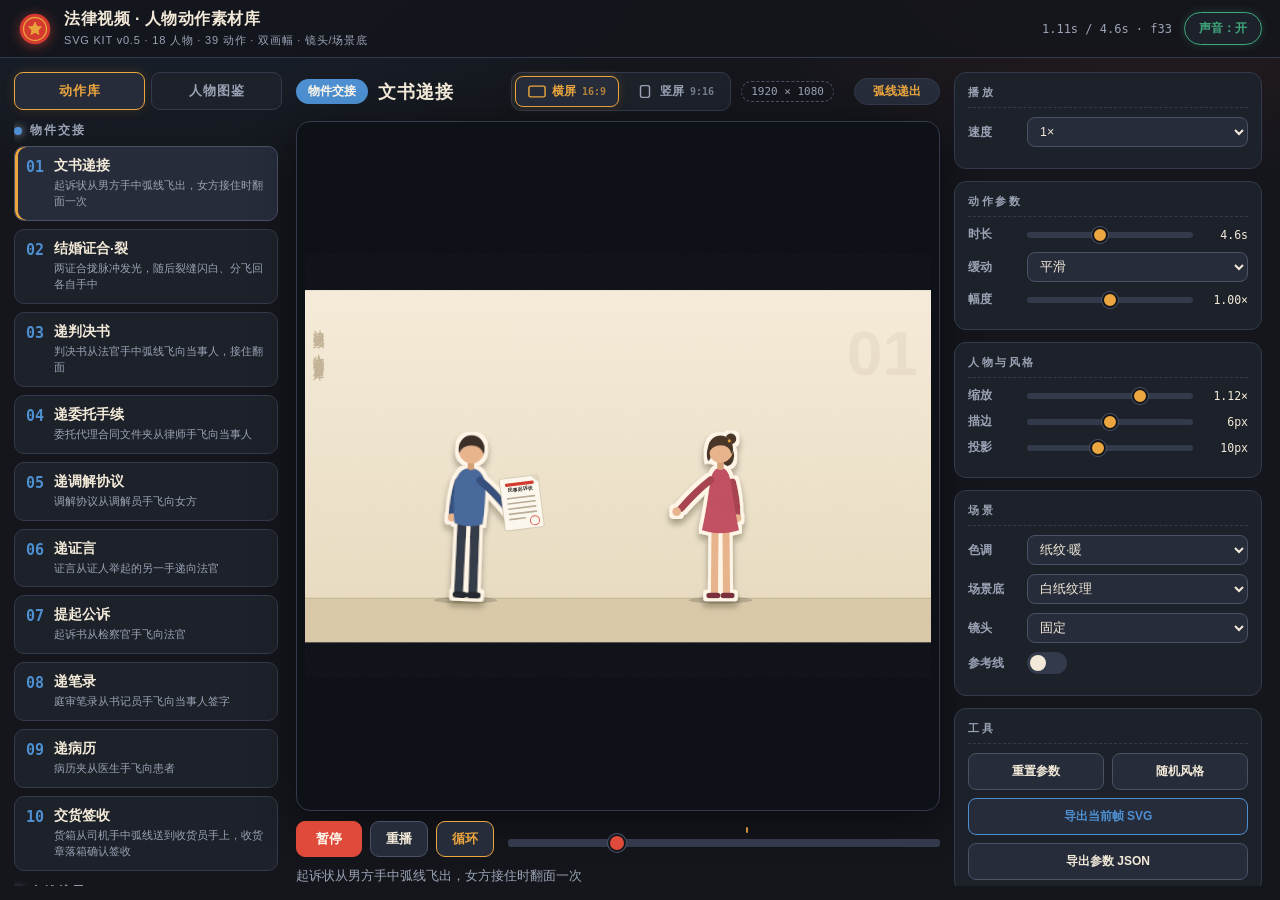
<file: index.html>
<!DOCTYPE html>
<html lang="zh-CN">
<head>
<meta charset="UTF-8">
<meta name="viewport" content="width=device-width, initial-scale=1">
<title>法律视频 · 人物动作素材库</title>
<link rel="stylesheet" href="style.css">
</head>
<body>
<header class="top">
  <div class="brand">
    <svg viewBox="0 0 40 40" class="sealIcon" aria-hidden="true">
      <circle cx="20" cy="20" r="18" fill="#d43a2f"/>
      <circle cx="20" cy="20" r="13.5" fill="none" stroke="#e9a13b" stroke-width="1.6"/>
      <path d="M20,11 l2.6,5.4 5.9,.8 -4.3,4.2 1,5.9 -5.2,-2.8 -5.2,2.8 1,-5.9 -4.3,-4.2 5.9,-.8 Z" fill="#e9a13b"/>
    </svg>
    <div>
      <h1>法律视频 · 人物动作素材库</h1>
      <span class="ver">SVG KIT v0.5 · 18 人物 · 39 动作 · 双画幅 · 镜头/场景底</span>
    </div>
  </div>
  <div class="topRight">
    <span id="readout" class="readout">0.00s · f0</span>
    <button id="soundBtn" class="sound on">声音：开</button>
  </div>
</header>

<main class="layout">
  <div class="libCol">
    <div class="libToggle" role="tablist" aria-label="库模式">
      <button id="modeActs" class="modeBtn on" role="tab">动作库</button>
      <button id="modeChars" class="modeBtn" role="tab">人物图鉴</button>
    </div>
    <aside class="libs" id="libs" aria-label="动作列表"></aside>
  </div>

  <section class="stageWrap">
    <div class="stageHead">
      <span id="catChip" class="catChip">物件交接</span>
      <strong id="actName">文书递接</strong>
      <div class="orientToggle" role="tablist" aria-label="画幅" title="项目画幅·单选：选定后自动保存，导出跟随；重置/随机不改变">
        <button id="orientLand" class="orientBtn on" role="tab" aria-selected="true">
          <svg viewBox="0 0 20 14" aria-hidden="true"><rect x="1" y="1" width="18" height="12" rx="2" fill="none" stroke="currentColor" stroke-width="1.6"/></svg>
          横屏<span class="ratio">16:9</span>
        </button>
        <button id="orientPort" class="orientBtn" role="tab" aria-selected="false">
          <svg viewBox="0 0 20 14" aria-hidden="true"><rect x="5" y="0.5" width="10" height="13" rx="2" fill="none" stroke="currentColor" stroke-width="1.6"/></svg>
          竖屏<span class="ratio">9:16</span>
        </button>
      </div>
      <span id="canvasBadge" class="canvasBadge">1920 × 1080</span>
      <span id="phaseChip" class="phaseChip"></span>
    </div>
    <div id="variantRow" class="chipRow" hidden></div>
    <div id="charActs" class="chipRow" hidden></div>
    <div class="stageBox">
      <svg id="stage" viewBox="0 0 1920 1080" preserveAspectRatio="xMidYMid meet" font-family="'Noto Sans SC','PingFang SC','Microsoft YaHei',sans-serif">
        <defs>
          <linearGradient id="bgGrad" x1="0" y1="0" x2="0" y2="1">
            <stop id="bgStop1" offset="0" stop-color="#f6ecd9"/>
            <stop id="bgStop2" offset="1" stop-color="#e7dabf"/>
          </linearGradient>
          <filter id="cutout" x="-40%" y="-40%" width="180%" height="180%">
            <feMorphology id="cutDilate" in="SourceAlpha" operator="dilate" radius="6" result="d"/>
            <feFlood flood-color="#fff6e8" result="f"/>
            <feComposite in="f" in2="d" operator="in" result="o"/>
            <feDropShadow id="cutShadow" in="o" dx="0" dy="9" stdDeviation="6" flood-color="#1a1408" flood-opacity=".35" result="s"/>
            <feMerge><feMergeNode in="s"/><feMergeNode in="SourceGraphic"/></feMerge>
          </filter>
          <filter id="grain">
            <feTurbulence type="fractalNoise" baseFrequency=".8" numOctaves="2" stitchTiles="stitch"/>
            <feColorMatrix type="saturate" values="0"/>
            <feComponentTransfer><feFuncA type="linear" slope=".07"/></feComponentTransfer>
          </filter>
        </defs>
        <rect id="bgRect" width="1920" height="1080" fill="url(#bgGrad)"/>
        <text id="stageVert" x="117" y="96" writing-mode="vertical-rl" font-size="28.8" font-weight="700" letter-spacing="7" fill="#b7a687" opacity=".8">法律视频 · 人物动作素材库</text>
        <text id="stageNum" x="1803" y="259" text-anchor="end" font-size="172.5" font-weight="900" fill="#b7a687" opacity=".14">01</text>
        <g id="camWorld">
          <rect id="groundRect" y="945" width="1920" height="135" fill="#d9c9a8"/>
          <line id="groundLine" x1="0" y1="945" x2="1920" y2="945" stroke="#b7a687" stroke-width="2"/>
          <g id="bgFurn"></g>
          <g id="sceneRoot"></g>
          <g id="guidesLayer" opacity="0">
            <path id="guideBase" d="M0,945 H1920 M960,-15 V945" stroke="#4d8fd1" stroke-width="1.5" stroke-dasharray="6 8" opacity=".45" fill="none"/>
            <path id="guidePath" fill="none" stroke="#4d8fd1" stroke-width="2.5" stroke-dasharray="10 8" opacity=".8"/>
            <g id="guideCross" stroke="#c25062" stroke-width="2.5" fill="none" opacity=".9"></g>
          </g>
        </g>
        <rect id="grainRect" width="1920" height="1080" filter="url(#grain)" opacity=".5" pointer-events="none"/>
      </svg>
    </div>
    <div class="stageFoot">
      <div class="transport">
        <button id="playBtn" class="tbtn primary">暂停</button>
        <button id="restartBtn" class="tbtn">重播</button>
        <button id="loopBtn" class="tbtn on" aria-pressed="true">循环</button>
      </div>
      <div class="scrubWrap">
        <div class="ticks" id="ticks"></div>
        <input id="scrub" type="range" min="0" max="1000" value="0" aria-label="时间轴">
      </div>
    </div>
    <p class="desc" id="actDesc"></p>
  </section>

  <aside class="controls" aria-label="实时参数">
    <div class="ctlGroup">
      <h3>播放</h3>
      <label class="row sel"><span class="lbl">速度</span>
        <select id="speed">
          <option value="0.5">0.5×</option><option value="0.75">0.75×</option>
          <option value="1" selected>1×</option><option value="1.25">1.25×</option>
          <option value="1.5">1.5×</option><option value="2">2×</option>
        </select>
      </label>
    </div>
    <div class="ctlGroup">
      <h3>动作参数</h3>
      <label class="row"><span class="lbl">时长</span><input id="dur" type="range" min="2" max="8" step="0.1"><span class="val" id="durVal"></span></label>
      <label class="row sel"><span class="lbl">缓动</span>
        <select id="ease">
          <option value="smooth">平滑</option><option value="spring">弹性</option>
          <option value="back">回弹</option><option value="linear">线性</option>
        </select>
      </label>
      <label class="row"><span class="lbl">幅度</span><input id="amp" type="range" min="0.4" max="1.6" step="0.05"><span class="val" id="ampVal"></span></label>
    </div>
    <div class="ctlGroup">
      <h3>人物与风格</h3>
      <label class="row"><span class="lbl">缩放</span><input id="scale" type="range" min="0.7" max="1.3" step="0.02"><span class="val" id="scaleVal"></span></label>
      <label class="row"><span class="lbl">描边</span><input id="outline" type="range" min="0" max="12" step="1"><span class="val" id="outlineVal"></span></label>
      <label class="row"><span class="lbl">投影</span><input id="shadow" type="range" min="0" max="24" step="1"><span class="val" id="shadowVal"></span></label>
    </div>
    <div class="ctlGroup">
      <h3>场景</h3>
      <label class="row sel"><span class="lbl">色调</span>
        <select id="theme">
          <option value="cream">纸纹·暖</option><option value="mist">雾青·冷</option><option value="dusk">暮色·深</option>
        </select>
      </label>
      <label class="row sel"><span class="lbl">场景底</span>
        <select id="bg">
          <option value="paper">白纸纹理</option><option value="home">家中·桌</option>
          <option value="court">法庭·席</option><option value="register">登记处</option>
          <option value="office">办公室·柜</option><option value="warehouse">仓库·货架</option>
        </select>
      </label>
      <label class="row sel"><span class="lbl">镜头</span>
        <select id="camera">
          <option value="off">固定</option><option value="push">全程推进</option>
          <option value="hold">推近停留</option><option value="impact">冲击</option>
          <option value="pan">横移</option><option value="breathe">呼吸</option>
        </select>
      </label>
      <label class="row switchRow"><span class="lbl">参考线</span>
        <span class="switch"><input type="checkbox" id="guides"><i></i></span>
      </label>
    </div>
    <div class="ctlGroup">
      <h3>工具</h3>
      <div class="btnGrid">
        <button id="resetBtn">重置参数</button>
        <button id="randBtn">随机风格</button>
        <button id="exportSvgBtn" class="wide">导出当前帧 SVG</button>
        <button id="exportJsonBtn" class="wide">导出参数 JSON</button>
      </div>
    </div>
    <p class="hint">空格 播放/暂停 · ← → 逐帧 · O 切换画幅 · 时间轴可拖动 scrub<br>刻度标记 = 音效事件点</p>
  </aside>
</main>

<script src="kit.js"></script>
<script src="camera.js"></script>
<script src="actions.js"></script>
<script src="app.js"></script>
</body>
</html>
</file>
<file: style.css>
:root {
  --ink: #14161c;
  --panel: #1d2129;
  --panel2: #262c3a;
  --line: #333a4b;
  --line2: #4a5266;
  --cream: #f2e9d8;
  --mut: #9aa3b5;
  --seal: #e04a3a;
  --amber: #eba63f;
  --jade: #3fa87c;
  --azure: #4d8fd1;
  --magenta: #c25062;
}
* { box-sizing: border-box; margin: 0; padding: 0; scrollbar-width: thin; scrollbar-color: var(--line2) transparent; }
::-webkit-scrollbar { width: 10px; height: 10px; }
::-webkit-scrollbar-track { background: transparent; }
::-webkit-scrollbar-thumb { background: var(--line); border-radius: 6px; border: 2px solid var(--ink); }
::-webkit-scrollbar-thumb:hover { background: var(--line2); }

html, body { height: 100%; }
body {
  background:
    radial-gradient(900px 420px at 12% -8%, rgba(77, 143, 209, .14), transparent 60%),
    radial-gradient(800px 400px at 92% -6%, rgba(224, 74, 58, .12), transparent 60%),
    var(--ink);
  color: var(--cream);
  font-family: 'Noto Sans SC', 'PingFang SC', 'Microsoft YaHei', sans-serif;
  overflow: hidden;
}
button { font-family: inherit; cursor: pointer; }
:focus-visible { outline: 2px solid var(--amber); outline-offset: 2px; }
@media (prefers-reduced-motion: reduce) {
  * { transition: none !important; animation: none !important; }
}

.top {
  height: 58px; display: flex; align-items: center; justify-content: space-between;
  padding: 0 18px; border-bottom: 1px solid var(--line);
  background: rgba(20, 22, 28, .9); backdrop-filter: blur(6px);
}
.brand { display: flex; align-items: center; gap: 12px; }
.sealIcon { width: 34px; height: 34px; filter: drop-shadow(0 2px 6px rgba(224, 74, 58, .5)); }
.brand h1 { font-size: 16px; font-weight: 800; letter-spacing: .5px; }
.ver { font-size: 11px; color: var(--mut); letter-spacing: .8px; }
.topRight { display: flex; align-items: center; gap: 12px; }
.readout { font-family: ui-monospace, Consolas, monospace; font-size: 12px; color: var(--mut); min-width: 150px; text-align: right; }
.sound {
  padding: 7px 14px; border-radius: 999px; border: 1px solid var(--line2);
  background: var(--panel); color: var(--mut); font-size: 12px; font-weight: 700;
  transition: all .18s;
}
.sound.on { color: var(--jade); border-color: var(--jade); box-shadow: 0 0 10px rgba(63, 168, 124, .25); }

.layout {
  display: grid; grid-template-columns: 268px minmax(0, 1fr) 312px;
  gap: 14px; padding: 14px; height: calc(100vh - 58px);
}
.libs, .controls { overflow-y: auto; min-height: 0; padding-right: 4px; }
.libCol { display: flex; flex-direction: column; min-height: 0; gap: 10px; }
.libCol .libs { flex: 1; }
.libToggle { display: grid; grid-template-columns: 1fr 1fr; gap: 6px; }
.modeBtn {
  padding: 9px 6px; border-radius: 9px; font-size: 13px; font-weight: 800; letter-spacing: 1px;
  background: var(--panel); border: 1px solid var(--line); color: var(--mut); transition: all .15s;
}
.modeBtn:hover { border-color: var(--line2); color: var(--cream); }
.modeBtn.on { background: var(--panel2); border-color: var(--amber); color: var(--amber); box-shadow: 0 0 12px rgba(235, 166, 63, .15); }

.libHead {
  display: flex; align-items: center; gap: 8px; margin: 12px 0 7px;
  font-size: 12px; font-weight: 800; letter-spacing: 2px; color: var(--mut);
}
.libHead:first-child { margin-top: 2px; }
.dot { width: 8px; height: 8px; border-radius: 50%; box-shadow: 0 0 8px currentColor; }
.actBtn {
  width: 100%; display: flex; gap: 10px; align-items: flex-start; text-align: left;
  padding: 10px 11px; margin-bottom: 8px; border-radius: 10px;
  background: var(--panel); border: 1px solid var(--line); color: var(--cream);
  transition: transform .15s, border-color .15s, background .15s;
}
.actBtn:hover { transform: translateX(3px); border-color: var(--line2); }
.actBtn.on { background: var(--panel2); border-color: var(--line2); box-shadow: inset 3px 0 0 var(--amber); }
.actBtn .num { font-family: ui-monospace, Consolas, monospace; font-size: 15px; font-weight: 800; padding-top: 1px; }
.actBtn .meta { display: flex; flex-direction: column; gap: 3px; min-width: 0; }
.actBtn strong { font-size: 13.5px; font-weight: 700; }
.actBtn small { font-size: 11px; color: var(--mut); line-height: 1.45; }
.vcount { font-style: normal; font-size: 10.5px; font-weight: 800; color: var(--amber); margin-left: 6px; vertical-align: 1px; }

.chipRow { display: flex; align-items: center; flex-wrap: wrap; gap: 7px; }
.chipRow[hidden] { display: none; }
.rowLbl { font-size: 11px; font-weight: 800; letter-spacing: 2px; color: var(--mut); margin-right: 2px; }
.rowNone { font-size: 11.5px; color: var(--mut); }
.pill {
  padding: 5px 13px; border-radius: 999px; font-size: 12px; font-weight: 700;
  background: var(--panel); border: 1px solid var(--line2); color: var(--cream); transition: all .15s;
}
.pill:hover { border-color: var(--amber); color: var(--amber); transform: translateY(-1px); }
.pill.on { background: var(--amber); border-color: var(--amber); color: var(--ink); }
.pill.act { border-color: var(--azure); color: var(--azure); }
.pill.act:hover { background: rgba(77, 143, 209, .14); color: var(--azure); }

.stageWrap { display: flex; flex-direction: column; min-width: 0; min-height: 0; gap: 10px; }
.stageHead { display: flex; align-items: center; gap: 10px; flex-wrap: wrap; }
.catChip { padding: 4px 12px; border-radius: 999px; font-size: 12px; font-weight: 800; color: #fff8ec; }
.stageHead strong { font-size: 18px; font-weight: 800; letter-spacing: 1px; }
.orientToggle {
  display: flex; gap: 4px; margin-left: auto; padding: 3px;
  background: var(--panel); border: 1px solid var(--line); border-radius: 10px;
}
.orientBtn {
  display: flex; align-items: center; gap: 6px; padding: 6px 12px; border-radius: 8px;
  border: 1px solid transparent; background: transparent; color: var(--mut);
  font-size: 12px; font-weight: 800; transition: all .15s;
}
.orientBtn svg { width: 18px; height: 13px; flex: none; }
.orientBtn .ratio { font-size: 10px; opacity: .7; font-family: ui-monospace, Consolas, monospace; }
.orientBtn:hover { color: var(--cream); }
.orientBtn.on { background: var(--panel2); border-color: var(--amber); color: var(--amber); box-shadow: 0 0 10px rgba(235, 166, 63, .18); }
.canvasBadge {
  font-family: ui-monospace, Consolas, monospace; font-size: 11px; color: var(--mut);
  border: 1px dashed var(--line2); padding: 3px 9px; border-radius: 999px; white-space: nowrap;
}
.phaseChip {
  margin-left: 10px; padding: 4px 12px; border-radius: 999px;
  background: var(--panel2); border: 1px solid var(--line); color: var(--amber);
  font-size: 12px; font-weight: 700; min-width: 86px; text-align: center;
}
.stageBox {
  flex: 1; min-height: 0; display: grid; place-items: center;
  background: #0e1118; border: 1px solid var(--line); border-radius: 14px; padding: 8px;
  box-shadow: 0 12px 40px rgba(0, 0, 0, .45);
}
.stageBox svg { width: 100%; height: 100%; display: block; border-radius: 8px; }
.stageFoot { display: flex; align-items: center; gap: 14px; }
.transport { display: flex; gap: 8px; }
.tbtn {
  padding: 8px 15px; border-radius: 9px; font-size: 13px; font-weight: 700;
  background: var(--panel2); border: 1px solid var(--line2); color: var(--cream);
  transition: all .15s;
}
.tbtn:hover { border-color: var(--amber); }
.tbtn.primary { background: var(--seal); border-color: var(--seal); color: #fff8ec; min-width: 66px; }
.tbtn.primary.paused { background: var(--jade); border-color: var(--jade); }
.tbtn.on { color: var(--amber); border-color: var(--amber); }
.scrubWrap { position: relative; flex: 1; padding-top: 6px; }
.ticks { position: absolute; left: 0; right: 0; top: 0; height: 6px; pointer-events: none; }
.ticks span { position: absolute; top: 0; width: 2px; height: 6px; background: var(--amber); border-radius: 1px; opacity: .85; }
.desc { font-size: 12.5px; color: var(--mut); line-height: 1.5; }

input[type="range"] {
  -webkit-appearance: none; appearance: none; width: 100%; height: 6px;
  background: var(--line); border-radius: 3px; outline-offset: 4px;
}
input[type="range"]::-webkit-slider-thumb {
  -webkit-appearance: none; width: 16px; height: 16px; border-radius: 50%;
  background: var(--amber); border: 2px solid var(--ink);
  box-shadow: 0 0 0 1px var(--line2); cursor: grab; transition: transform .12s;
}
input[type="range"]::-webkit-slider-thumb:hover { transform: scale(1.2); }
input[type="range"]::-moz-range-thumb {
  width: 14px; height: 14px; border-radius: 50%; background: var(--amber);
  border: 2px solid var(--ink); cursor: grab;
}
input[type="range"]::-moz-range-track { height: 6px; background: var(--line); border-radius: 3px; }
#scrub { height: 8px; }
#scrub::-webkit-slider-thumb { width: 18px; height: 18px; background: var(--seal); }

.controls { display: flex; flex-direction: column; gap: 12px; }
.ctlGroup { background: var(--panel); border: 1px solid var(--line); border-radius: 12px; padding: 12px 13px; }
.ctlGroup h3 {
  font-size: 11px; font-weight: 800; letter-spacing: 2.5px; color: var(--mut);
  margin-bottom: 9px; padding-bottom: 7px; border-bottom: 1px dashed var(--line);
}
.row { display: grid; grid-template-columns: 50px 1fr 46px; gap: 9px; align-items: center; margin: 9px 0; }
.row.sel { grid-template-columns: 50px 1fr; }
.row.switchRow { grid-template-columns: 50px 1fr; }
.lbl { font-size: 12px; color: var(--mut); font-weight: 600; }
.val { font-size: 11.5px; color: var(--cream); text-align: right; font-family: ui-monospace, Consolas, monospace; }
select {
  background: var(--panel2); border: 1px solid var(--line2); color: var(--cream);
  border-radius: 8px; padding: 6px 8px; font-size: 12.5px; font-family: inherit; width: 100%;
}
select:hover { border-color: var(--amber); }
.switch { position: relative; display: inline-block; width: 40px; height: 22px; justify-self: start; }
.switch input { position: absolute; opacity: 0; width: 100%; height: 100%; cursor: pointer; z-index: 2; margin: 0; }
.switch i {
  position: absolute; inset: 0; border-radius: 11px; background: var(--line);
  transition: background .18s;
}
.switch i::after {
  content: ''; position: absolute; top: 3px; left: 3px; width: 16px; height: 16px;
  border-radius: 50%; background: var(--cream); transition: transform .18s;
}
.switch input:checked + i { background: var(--jade); }
.switch input:checked + i::after { transform: translateX(18px); }
.btnGrid { display: grid; grid-template-columns: 1fr 1fr; gap: 8px; }
.btnGrid button {
  padding: 9px 6px; border-radius: 8px; font-size: 12px; font-weight: 700;
  background: var(--panel2); border: 1px solid var(--line2); color: var(--cream);
  transition: all .15s;
}
.btnGrid button:hover { border-color: var(--amber); color: var(--amber); transform: translateY(-1px); }
.btnGrid .wide { grid-column: 1 / -1; }
#exportSvgBtn { border-color: var(--azure); color: var(--azure); }
#exportSvgBtn:hover { background: rgba(77, 143, 209, .12); }
.hint { font-size: 11px; color: var(--mut); line-height: 1.7; padding: 0 4px 8px; }

@media (max-width: 1180px) {
  body { overflow: auto; }
  .layout { grid-template-columns: 1fr; height: auto; }
  .stageWrap { order: 1; }
  .libCol { order: 2; }
  .libs { display: grid; grid-template-columns: repeat(auto-fill, minmax(230px, 1fr)); gap: 0 10px; overflow: visible; }
  .libHead { grid-column: 1 / -1; }
  .controls { order: 3; display: grid; grid-template-columns: 1fr 1fr; align-items: start; overflow: visible; }
  .hint { grid-column: 1 / -1; }
  .stageBox { aspect-ratio: 1080 / 800; flex: none; }
}
@media (max-width: 640px) {
  .controls { grid-template-columns: 1fr; }
  .brand h1 { font-size: 13px; }
  .ver { display: none; }
  .readout { display: none; }
  .stageFoot { flex-wrap: wrap; }
  .scrubWrap { flex-basis: 100%; }
}
</file>
